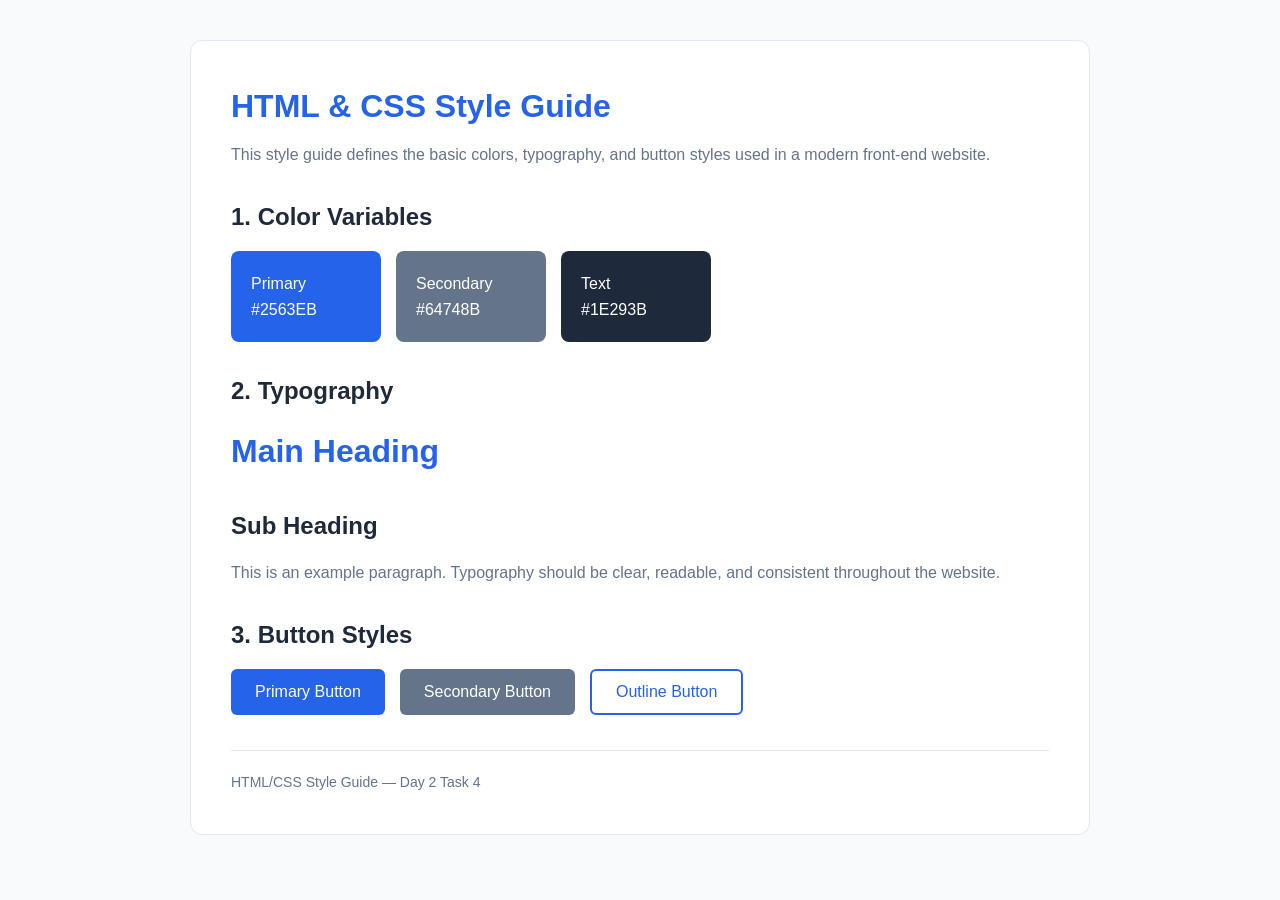
<file: Day 2 — Company & Market Understanding/index.html>
<!DOCTYPE html> 
<html lang="en"> 
<head> 
    <meta charset="UTF-8"> 
    <meta name="viewport" content="width=device-width, initial
scale=1.0"> 
    <title>HTML & CSS Style Guide</title> 
<!-- content css file with html --> 
 <link rel="stylesheet" href="style.css"> 
</head> 
 
<body> 
    <div class="style-guide"> 
        <h1>HTML & CSS Style Guide</h1> 
        <p> 
            This style guide defines the basic colors, 
            typography, and button styles used in a modern 
            front-end website. 
        </p> 
        <h2>1. Color Variables</h2> 
        <div class="colors"> 
            <div class="color-box primary"> 
                Primary<br>#2563EB 
            </div> 
 
            <div class="color-box secondary"> 
                Secondary<br>#64748B 
            </div> 
 
            <div class="color-box text-color"> 
                Text<br>#1E293B 
            </div> 
        </div> 
 
        <h2>2. Typography</h2> 
 
        <h1>Main Heading</h1> 
 
        <h2>Sub Heading</h2>
           <p> 
            This is an example paragraph. Typography should 
            be clear, readable, and consistent throughout 
            the website. 
        </p> 
        <h2>3. Button Styles</h2> 
        <div class="buttons"> 
            <button class="primary-btn"> 
                Primary Button 
            </button> 
            <button class="secondary-btn"> 
                Secondary Button 
            </button> 
            <button class="outline-btn"> 
                Outline Button 
            </button> 
        </div> 
 
        <footer> 
            HTML/CSS Style Guide — Day 2 Task 4 
        </footer> 
  </div> 
</body> 
</html>
</file>
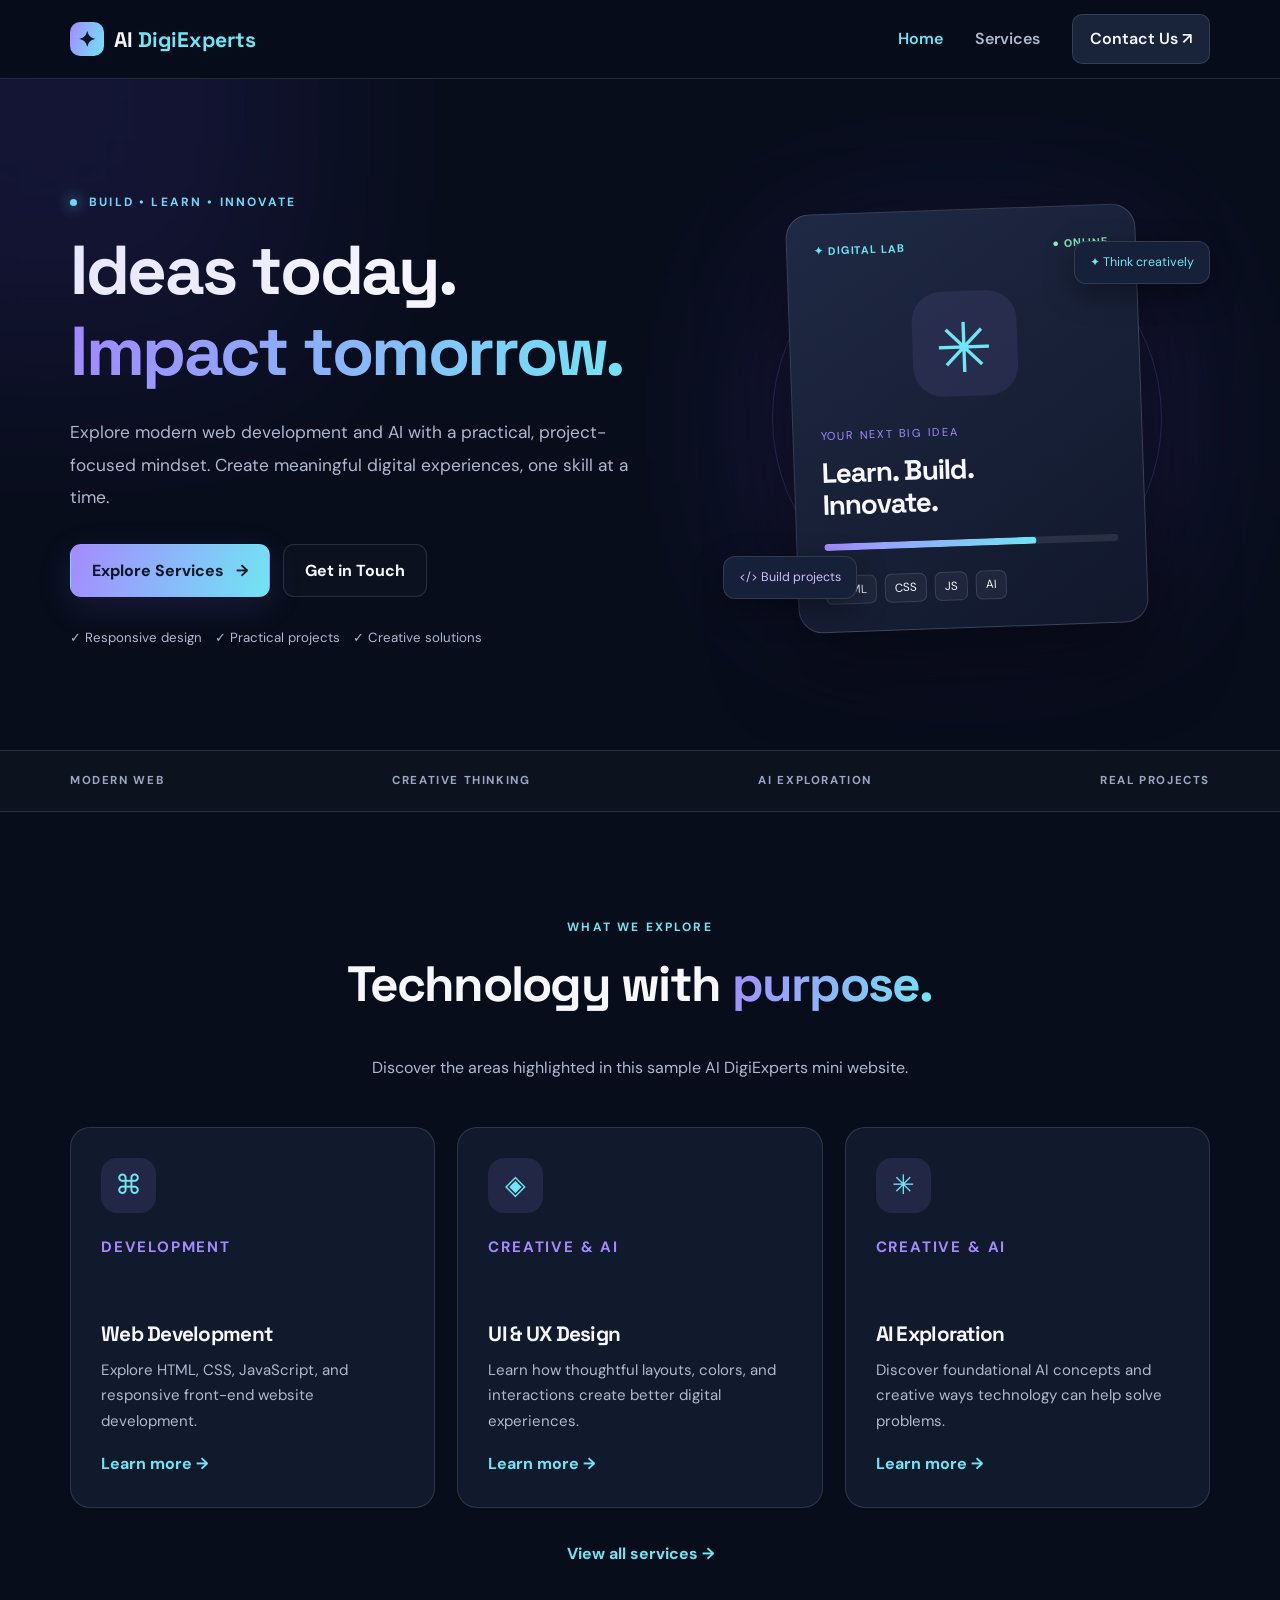
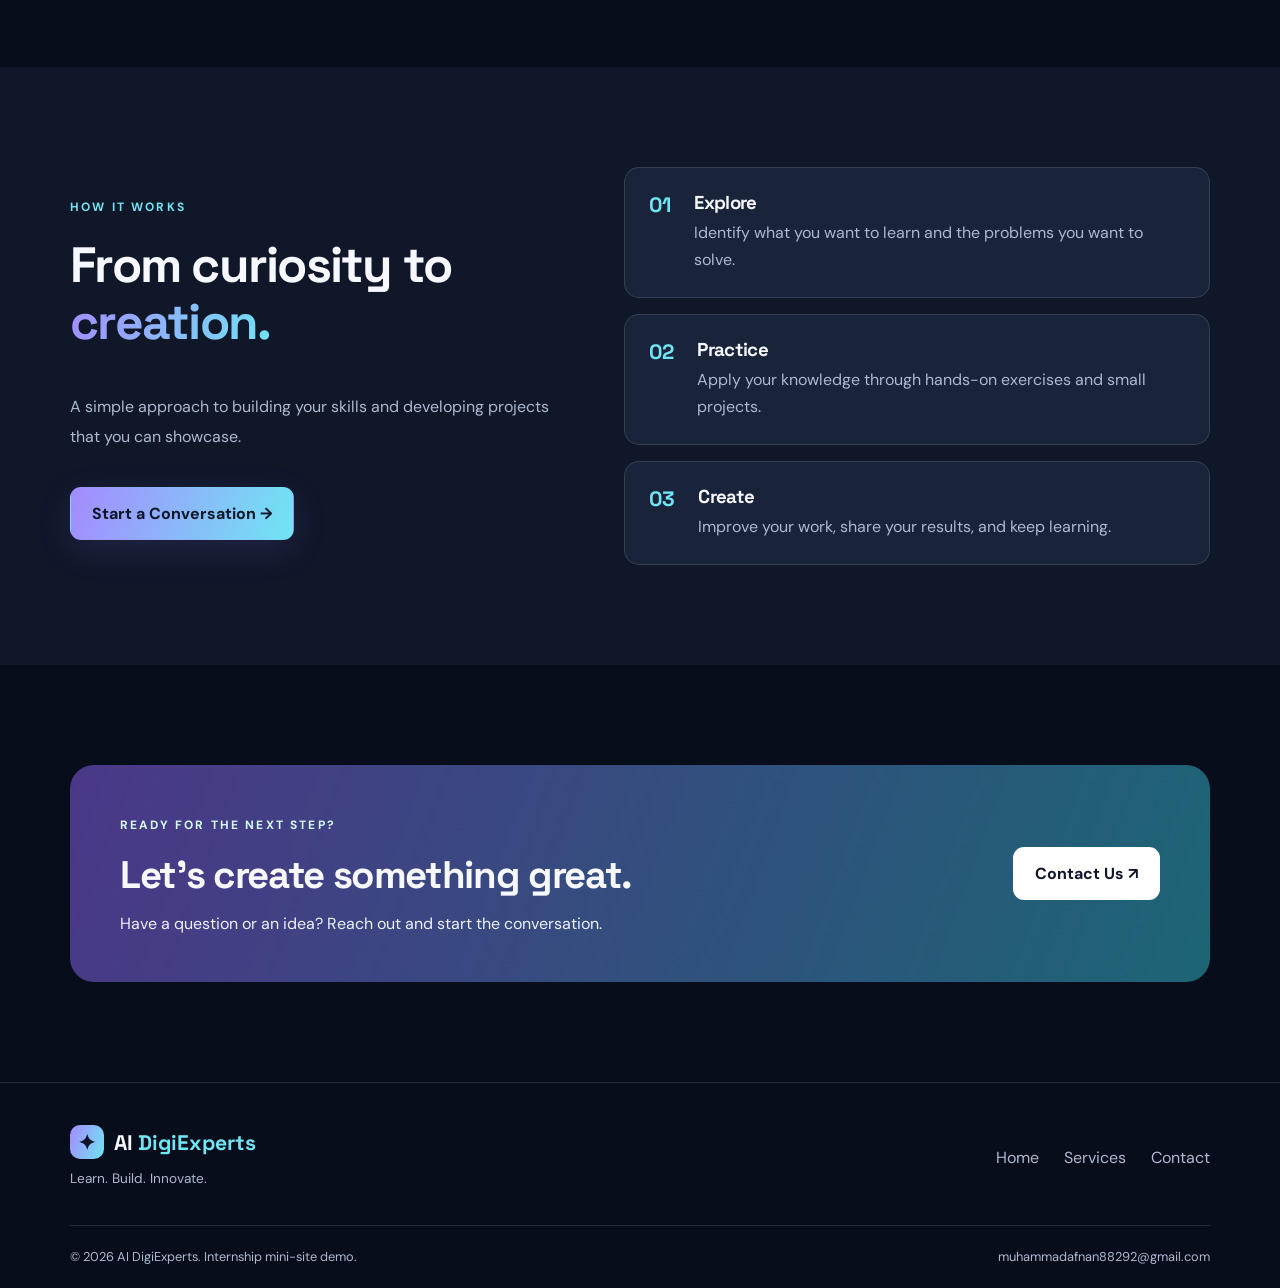
<file: Day 6 — Independent Project/index.html>
<!doctype html>
<html lang="en">
<head>
  <meta charset="UTF-8">
  <meta name="viewport" content="width=device-width,initial-scale=1">
  <meta name="description" content="AI DigiExperts mini website: explore practical web development and AI learning opportunities.">
  <title>Home | AI DigiExperts</title>
  <link rel="stylesheet" href="style.css">
  <script src="script.js" defer></script>
</head>
<body>
<a class="skip-link" href="#main">Skip to content</a>
<header class="site-header"><nav class="container nav" aria-label="Main navigation">
<a class="brand" href="index.html"><span class="brand-icon">✦</span> AI <span>DigiExperts</span></a>
<button class="menu-toggle" type="button" aria-controls="nav-list" aria-expanded="false" aria-label="Open menu"><span></span><span></span><span></span></button>
<ul class="nav-list" id="nav-list"><li><a aria-current="page" href="index.html">Home</a></li><li><a href="services.html">Services</a></li><li><a class="nav-button" href="contact.html">Contact Us ↗</a></li></ul>
</nav></header>
<main id="main">
<section class="hero home-hero"><div class="container hero-grid"><div class="reveal"><span class="eyebrow"><span class="dot"></span> BUILD • LEARN • INNOVATE</span><h1>Ideas today.<br><span class="gradient-text">Impact tomorrow.</span></h1><p class="lead">Explore modern web development and AI with a practical, project-focused mindset. Create meaningful digital experiences, one skill at a time.</p><div class="actions"><a class="btn btn-primary" href="services.html">Explore Services <span aria-hidden="true">→</span></a><a class="btn btn-outline" href="contact.html">Get in Touch</a></div><div class="hero-points"><span>✓ Responsive design</span><span>✓ Practical projects</span><span>✓ Creative solutions</span></div></div><div class="hero-art reveal" aria-label="Decorative illustration of technology and creative learning" role="img"><div class="art-orbit art-orbit-one"></div><div class="art-orbit art-orbit-two"></div><div class="art-panel"><div class="art-panel-top"><span>✦ DIGITAL LAB</span><span class="online">● ONLINE</span></div><div class="art-icon">✳</div><span class="art-kicker">YOUR NEXT BIG IDEA</span><h2>Learn. Build.<br>Innovate.</h2><div class="art-progress"><span></span></div><div class="tags"><span>HTML</span><span>CSS</span><span>JS</span><span>AI</span></div></div><div class="float-label float-one">✦ Think creatively</div><div class="float-label float-two">&lt;/&gt; Build projects</div></div></div></section>
<section class="ticker"><div class="container ticker-inner"><span>MODERN WEB</span><span>CREATIVE THINKING</span><span>AI EXPLORATION</span><span>REAL PROJECTS</span></div></section>
<section class="section"><div class="container"><div class="section-heading reveal"><span class="eyebrow">WHAT WE EXPLORE</span><h2>Technology with <span class="gradient-text">purpose.</span></h2><p>Discover the areas highlighted in this sample AI DigiExperts mini website.</p></div><div class="card-grid" id="featured-services" aria-live="polite"><p class="loading">Loading featured services…</p></div><div class="center-actions"><a href="services.html" class="text-link">View all services <span aria-hidden="true">→</span></a></div></div></section>
<section class="section alternate"><div class="container split"><div class="reveal"><span class="eyebrow">HOW IT WORKS</span><h2>From curiosity to <span class="gradient-text">creation.</span></h2><p class="lead smaller">A simple approach to building your skills and developing projects that you can showcase.</p><a class="btn btn-primary" href="contact.html">Start a Conversation →</a></div><div class="steps reveal"><div><span>01</span><div><h3>Explore</h3><p>Identify what you want to learn and the problems you want to solve.</p></div></div><div><span>02</span><div><h3>Practice</h3><p>Apply your knowledge through hands-on exercises and small projects.</p></div></div><div><span>03</span><div><h3>Create</h3><p>Improve your work, share your results, and keep learning.</p></div></div></div></div></section>
<section class="section"><div class="container banner reveal"><div><span class="eyebrow">READY FOR THE NEXT STEP?</span><h2>Let's create something great.</h2><p>Have a question or an idea? Reach out and start the conversation.</p></div><a href="contact.html" class="btn btn-white">Contact Us ↗</a></div></section>
</main>
<footer class="footer"><div class="container footer-top"><div><a class="brand" href="index.html"><span class="brand-icon">✦</span> AI <span>DigiExperts</span></a><p>Learn. Build. Innovate.</p></div><div class="footer-links"><a href="index.html">Home</a><a href="services.html">Services</a><a href="contact.html">Contact</a></div></div><div class="container footer-bottom"><span>© <span class="year"></span> AI DigiExperts. Internship mini-site demo.</span><a href="mailto:muhammadafnan88292@gmail.com">muhammadafnan88292@gmail.com</a></div></footer>
</body></html>
</file>
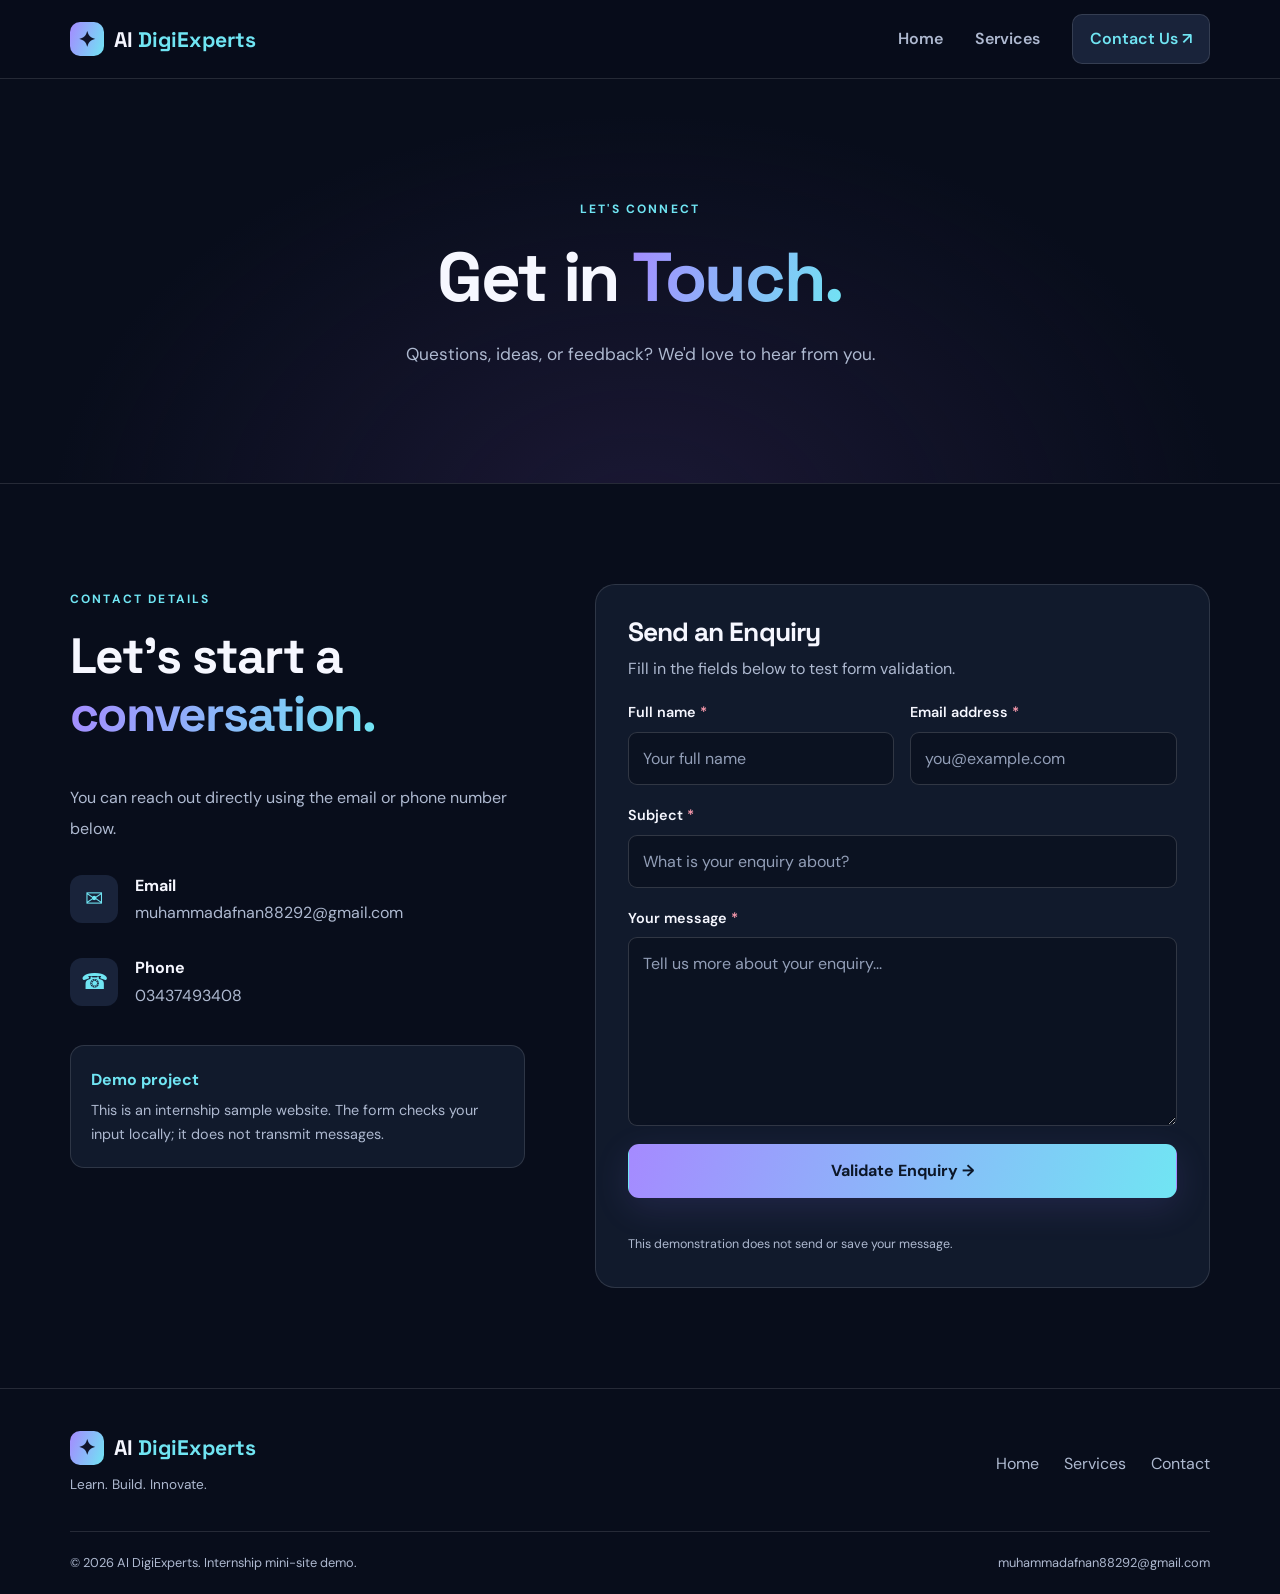
<file: Day 6 — Independent Project/contact.html>
<!doctype html>
<html lang="en"><head><meta charset="UTF-8"><meta name="viewport" content="width=device-width,initial-scale=1"><meta name="description" content="Contact the AI DigiExperts internship mini website by email or phone."><title>Contact | AI DigiExperts</title><link rel="stylesheet" href="style.css"><script src="script.js" defer></script></head>
<body><a class="skip-link" href="#main">Skip to content</a><header class="site-header"><nav class="container nav" aria-label="Main navigation"><a class="brand" href="index.html"><span class="brand-icon">✦</span> AI <span>DigiExperts</span></a><button class="menu-toggle" type="button" aria-controls="nav-list" aria-expanded="false" aria-label="Open menu"><span></span><span></span><span></span></button><ul class="nav-list" id="nav-list"><li><a href="index.html">Home</a></li><li><a href="services.html">Services</a></li><li><a class="nav-button" aria-current="page" href="contact.html">Contact Us ↗</a></li></ul></nav></header>
<main id="main"><section class="page-hero"><div class="container narrow reveal"><span class="eyebrow">LET'S CONNECT</span><h1>Get in <span class="gradient-text">Touch.</span></h1><p class="lead">Questions, ideas, or feedback? We'd love to hear from you.</p></div></section><section class="section contact-section"><div class="container contact-grid"><div class="reveal"><span class="eyebrow">CONTACT DETAILS</span><h2>Let's start a <span class="gradient-text">conversation.</span></h2><p class="lead smaller">You can reach out directly using the email or phone number below.</p><div class="contact-info"><div class="contact-info-icon" aria-hidden="true">✉</div><div><strong>Email</strong><a href="mailto:muhammadafnan88292@gmail.com">muhammadafnan88292@gmail.com</a></div></div><div class="contact-info"><div class="contact-info-icon" aria-hidden="true">☎</div><div><strong>Phone</strong><a href="tel:+923437493408">03437493408</a></div></div><div class="notice"><strong>Demo project</strong><p>This is an internship sample website. The form checks your input locally; it does not transmit messages.</p></div></div><form class="contact-form reveal" id="contact-form" novalidate><h3>Send an Enquiry</h3><p>Fill in the fields below to test form validation.</p><div class="form-row"><div class="field"><label for="name">Full name <span aria-hidden="true">*</span></label><input id="name" name="name" type="text" autocomplete="name" required minlength="2" placeholder="Your full name"></div><div class="field"><label for="email">Email address <span aria-hidden="true">*</span></label><input id="email" name="email" type="email" autocomplete="email" required placeholder="you@example.com"></div></div><div class="field"><label for="subject">Subject <span aria-hidden="true">*</span></label><input id="subject" name="subject" type="text" required minlength="3" placeholder="What is your enquiry about?"></div><div class="field"><label for="message">Your message <span aria-hidden="true">*</span></label><textarea id="message" name="message" rows="6" required minlength="10" placeholder="Tell us more about your enquiry..."></textarea></div><button class="btn btn-primary full-width" type="submit">Validate Enquiry →</button><p class="form-status" id="form-status" role="status" aria-live="polite"></p><p class="form-note">This demonstration does not send or save your message.</p></form></div></section></main>
<footer class="footer"><div class="container footer-top"><div><a class="brand" href="index.html"><span class="brand-icon">✦</span> AI <span>DigiExperts</span></a><p>Learn. Build. Innovate.</p></div><div class="footer-links"><a href="index.html">Home</a><a href="services.html">Services</a><a href="contact.html">Contact</a></div></div><div class="container footer-bottom"><span>© <span class="year"></span> AI DigiExperts. Internship mini-site demo.</span><a href="mailto:muhammadafnan88292@gmail.com">muhammadafnan88292@gmail.com</a></div></footer></body></html>
</file>
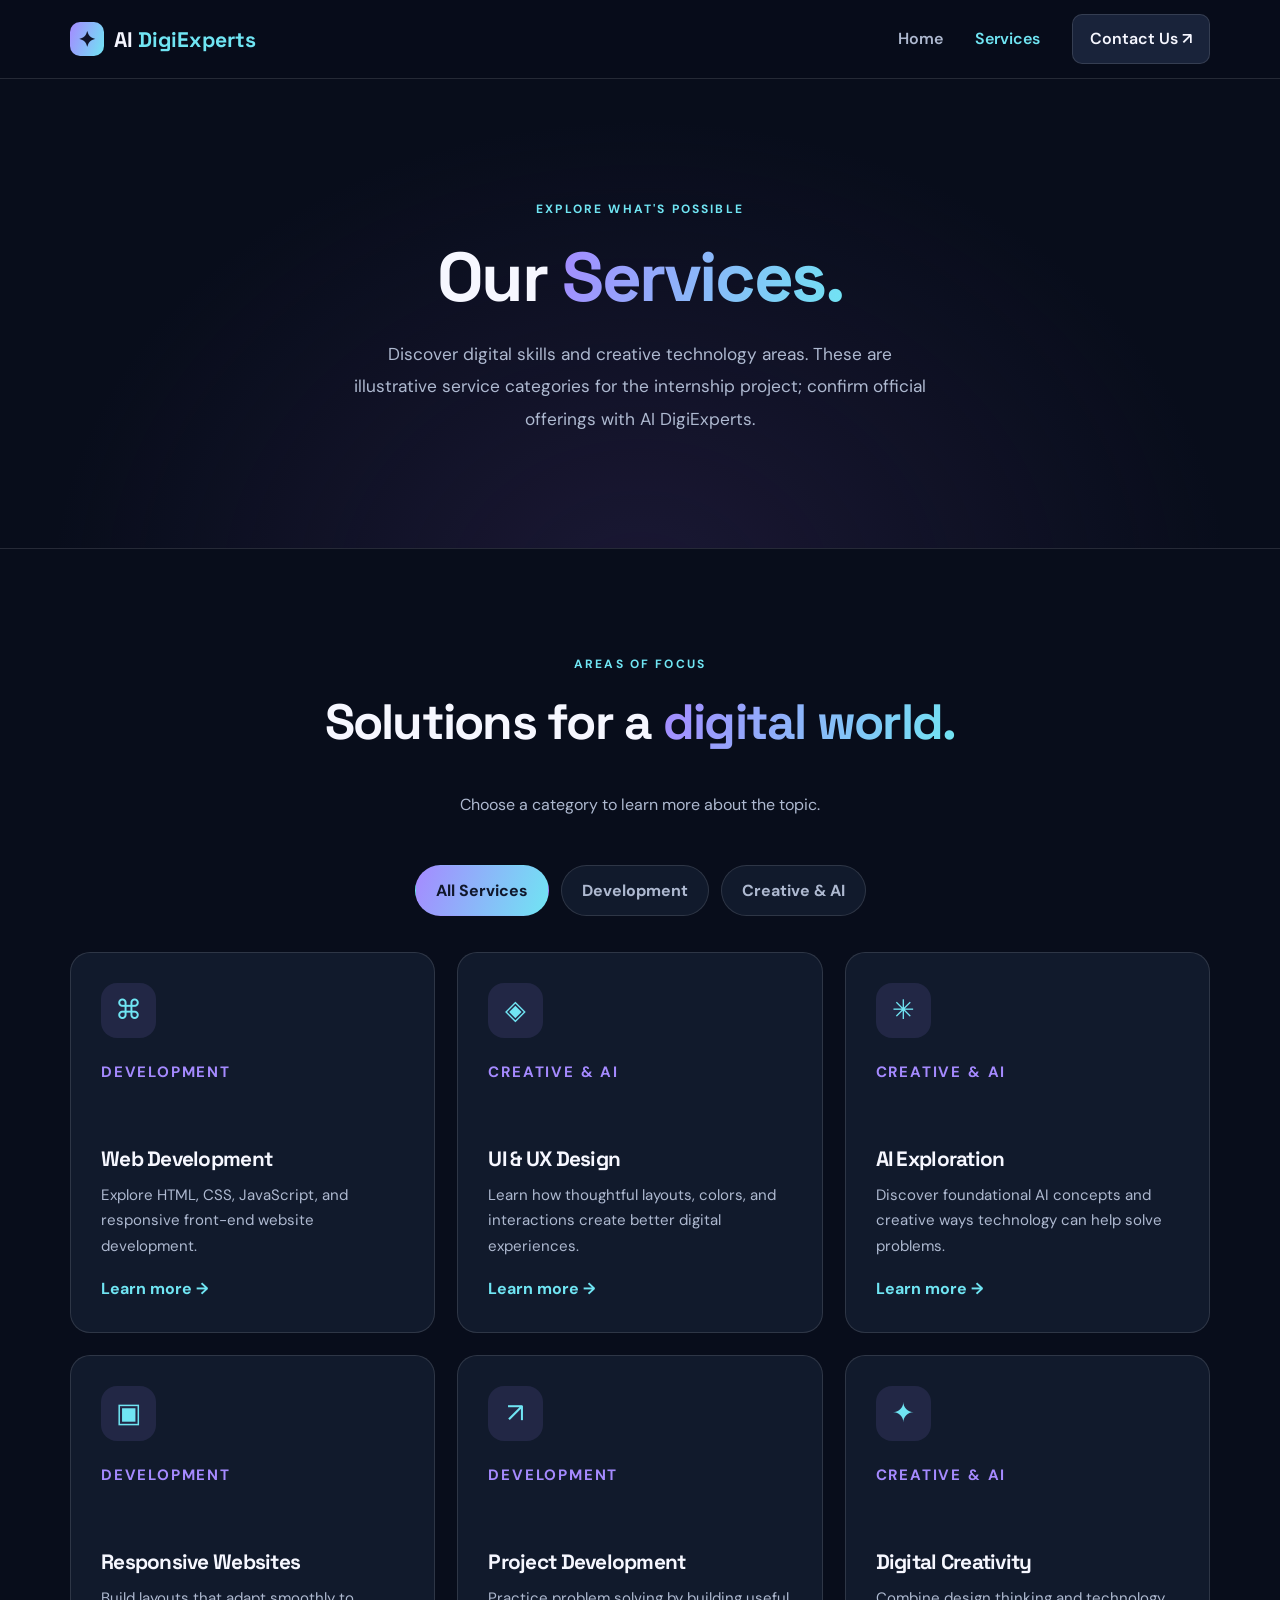
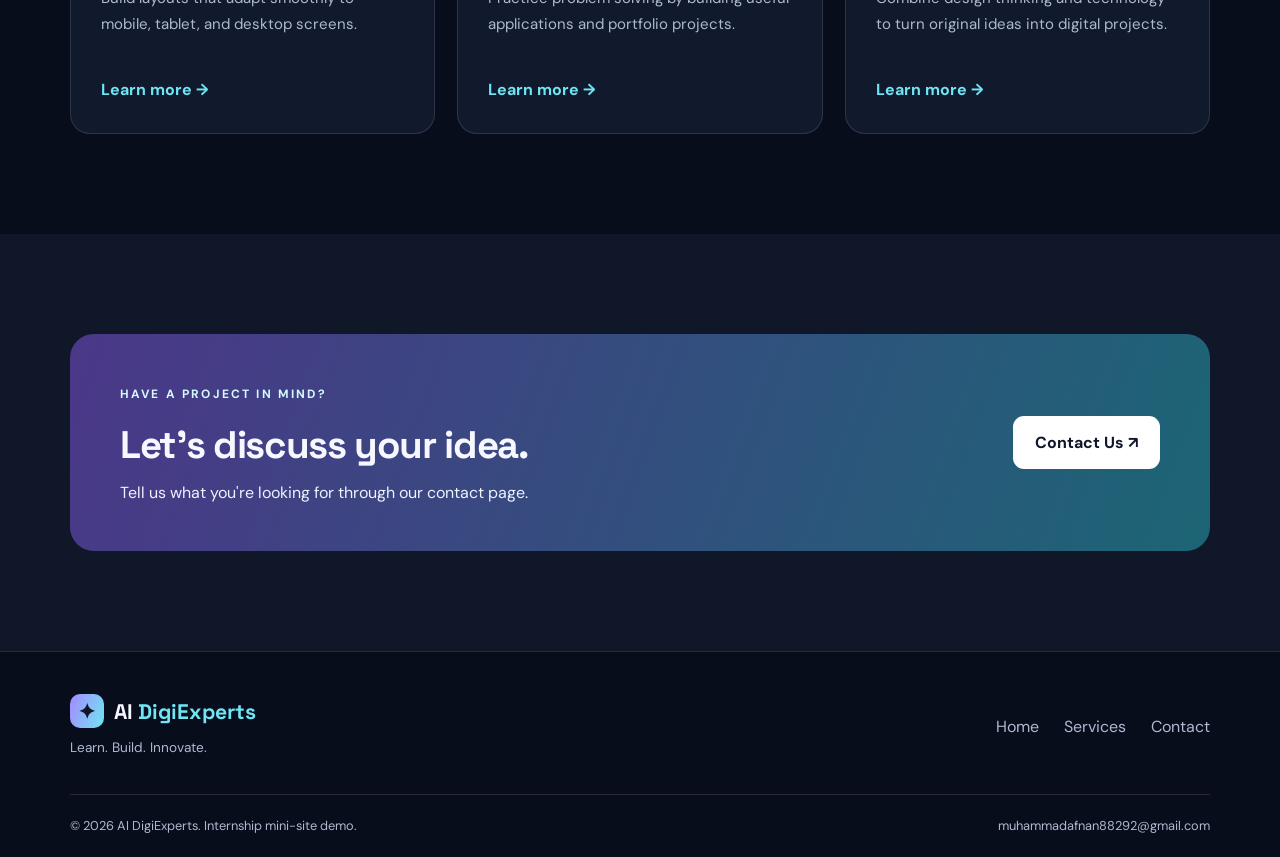
<file: Day 6 — Independent Project/services.html>
<!doctype html>
<html lang="en"><head><meta charset="UTF-8"><meta name="viewport" content="width=device-width,initial-scale=1"><meta name="description" content="Explore the web development, AI exploration, UI design and project services featured in the AI DigiExperts demo."><title>Services | AI DigiExperts</title><link rel="stylesheet" href="style.css"><script src="script.js" defer></script></head>
<body><a class="skip-link" href="#main">Skip to content</a><header class="site-header"><nav class="container nav" aria-label="Main navigation"><a class="brand" href="index.html"><span class="brand-icon">✦</span> AI <span>DigiExperts</span></a><button class="menu-toggle" type="button" aria-controls="nav-list" aria-expanded="false" aria-label="Open menu"><span></span><span></span><span></span></button><ul class="nav-list" id="nav-list"><li><a href="index.html">Home</a></li><li><a aria-current="page" href="services.html">Services</a></li><li><a class="nav-button" href="contact.html">Contact Us ↗</a></li></ul></nav></header>
<main id="main"><section class="page-hero"><div class="container narrow reveal"><span class="eyebrow">EXPLORE WHAT'S POSSIBLE</span><h1>Our <span class="gradient-text">Services.</span></h1><p class="lead">Discover digital skills and creative technology areas. These are illustrative service categories for the internship project; confirm official offerings with AI DigiExperts.</p></div></section><section class="section services-section"><div class="container"><div class="section-heading reveal"><span class="eyebrow">AREAS OF FOCUS</span><h2>Solutions for a <span class="gradient-text">digital world.</span></h2><p>Choose a category to learn more about the topic.</p></div><div class="filters" role="group" aria-label="Filter services"><button type="button" class="filter-btn active" data-filter="all" aria-pressed="true">All Services</button><button type="button" class="filter-btn" data-filter="development" aria-pressed="false">Development</button><button type="button" class="filter-btn" data-filter="creative" aria-pressed="false">Creative & AI</button></div><div class="card-grid services-grid" id="all-services" aria-live="polite"><p class="loading">Loading services…</p></div></div></section><section class="section alternate"><div class="container banner reveal"><div><span class="eyebrow">HAVE A PROJECT IN MIND?</span><h2>Let's discuss your idea.</h2><p>Tell us what you're looking for through our contact page.</p></div><a class="btn btn-white" href="contact.html">Contact Us ↗</a></div></section></main>
<footer class="footer"><div class="container footer-top"><div><a class="brand" href="index.html"><span class="brand-icon">✦</span> AI <span>DigiExperts</span></a><p>Learn. Build. Innovate.</p></div><div class="footer-links"><a href="index.html">Home</a><a href="services.html">Services</a><a href="contact.html">Contact</a></div></div><div class="container footer-bottom"><span>© <span class="year"></span> AI DigiExperts. Internship mini-site demo.</span><a href="mailto:muhammadafnan88292@gmail.com">muhammadafnan88292@gmail.com</a></div></footer></body></html>
</file>
<file: Day 2 — Company & Market Understanding/style.css>
/* Color Variables */ 
        :root { 
            --primary-color: #2563eb; 
            --secondary-color: #64748b; 
            --background-color: #f8fafc; 
            --text-color: #1e293b; 
            --white-color: #ffffff; 
            --border-color: #e2e8f0; 
        } 
 
        /* General Styles */ 
        * { 
            box-sizing: border-box; 
            margin: 0; 
            padding: 0; 
        } 
 
        body { 
            font-family: Arial, sans-serif; 
            background-color: var(--background-color); 
            color: var(--text-color); 
            line-height: 1.6; 
            padding: 40px 20px; 
        } 
 
        .style-guide { 
            max-width: 900px; 
            margin: auto; 
            background-color: var(--white-color); 
            padding: 40px; 
            border-radius: 12px; 
            border: 1px solid var(--border-color); 
        }
             /* Typography */ 
        h1 { 
            font-size: 32px; 
            color: var(--primary-color); 
            margin-bottom: 10px; 
        } 
 
        h2 { 
            font-size: 24px; 
            margin-top: 30px; 
            margin-bottom: 15px; 
        } 
 
        p { 
            font-size: 16px; 
            color: var(--secondary-color); 
            margin-bottom: 15px; 
        } 
 
        /* Colors */ 
        .colors { 
            display: flex; 
            gap: 15px; 
            flex-wrap: wrap; 
        } 
 
        .color-box { 
            padding: 20px; 
            border-radius: 8px; 
            color: white; 
            min-width: 150px; 
        } 
 
        .primary { 
            background-color: var(--primary-color); 
        } 
 
        .secondary { 
            background-color: var(--secondary-color); 
        } 
 
        .text-color { 
                  background-color: var(--text-color); 
        } 
 
        /* Buttons */ 
        .buttons { 
            display: flex; 
            gap: 15px; 
            flex-wrap: wrap; 
        } 
 
        button { 
            border: none; 
            padding: 12px 24px; 
            border-radius: 6px; 
            font-size: 16px; 
            cursor: pointer; 
        } 
 
        .primary-btn { 
            background-color: var(--primary-color); 
            color: white; 
        } 
 
        .secondary-btn { 
            background-color: var(--secondary-color); 
            color: white; 
        } 
 
        .outline-btn { 
            background-color: white; 
            color: var(--primary-color); 
            border: 2px solid var(--primary-color); 
        } 
 
        footer { 
            margin-top: 35px; 
            padding-top: 20px; 
            border-top: 1px solid var(--border-color); 
            color: var(--secondary-color); 
            font-size: 14px; 
        }
</file>
<file: Day 6 — Independent Project/style.css>
@import url('https://fonts.googleapis.com/css2?family=DM+Sans:wght@400;500;600;700&family=Space+Grotesk:wght@500;600;700&display=swap');
:root{--bg:#080d1b;--surface:#111a2c;--surface2:#19233a;--text:#f6f7ff;--muted:#aeb9d0;--purple:#a58aff;--cyan:#70e5f3;--border:rgba(255,255,255,.12);--gradient:linear-gradient(110deg,#a58aff,#70e5f3);--radius:20px;--ease:.25s ease}
*{box-sizing:border-box}html{scroll-behavior:smooth;scroll-padding-top:90px}body{margin:0;background:var(--bg);color:var(--text);font:400 16px/1.7 'DM Sans',sans-serif;overflow-x:hidden}h1,h2,h3,p{margin-top:0}h1,h2,h3{font-family:'Space Grotesk',sans-serif;line-height:1.16;letter-spacing:-.035em}p{color:var(--muted)}a{color:inherit;text-decoration:none}button,input,textarea{font:inherit}button{cursor:pointer;color:inherit}ul{padding:0;margin:0;list-style:none}.container{width:min(1140px,calc(100% - 44px));margin-inline:auto}.skip-link{position:absolute;top:-100px;left:16px;z-index:1000;background:white;color:#10172b;padding:10px 18px;border-radius:8px}.skip-link:focus{top:12px}.site-header{position:sticky;top:0;z-index:100;background:rgba(8,13,27,.91);backdrop-filter:blur(16px);border-bottom:1px solid var(--border)}.nav{min-height:78px;display:flex;align-items:center;justify-content:space-between;gap:20px}.brand{font:700 1.32rem 'Space Grotesk',sans-serif;white-space:nowrap}.brand span:last-child{color:var(--cyan)}.brand-icon{display:inline-grid;place-items:center;width:34px;height:34px;border-radius:10px;background:var(--gradient);color:#10152a;margin-right:5px}.nav-list{display:flex;align-items:center;gap:32px}.nav-list a{font-weight:600;color:var(--muted);transition:color var(--ease)}.nav-list a:hover,.nav-list a[aria-current=page]{color:var(--cyan)}.nav-list .nav-button{display:inline-block;padding:10px 17px;background:var(--surface2);border:1px solid var(--border);border-radius:10px;color:var(--text)}.nav-list .nav-button:hover{background:#303050}.menu-toggle{display:none}.hero{padding:108px 0 100px;position:relative;overflow:hidden}.hero:before{content:'';position:absolute;top:-220px;left:-200px;width:500px;height:500px;background:#7456ff;opacity:.11;filter:blur(100px);pointer-events:none}.hero-grid{display:grid;grid-template-columns:1.1fr .9fr;gap:58px;align-items:center}.eyebrow{display:inline-block;font-size:.75rem;font-weight:700;letter-spacing:.18em;color:var(--cyan);margin-bottom:18px}.dot{display:inline-block;width:7px;height:7px;border-radius:50%;background:var(--cyan);margin-right:7px;box-shadow:0 0 14px var(--cyan)}h1{font-size:clamp(3rem,5.4vw,5.3rem);margin-bottom:25px}.gradient-text{background:var(--gradient);background-clip:text;-webkit-background-clip:text;color:transparent}.lead{font-size:1.08rem;max-width:590px;line-height:1.9}.lead.smaller{font-size:1rem}.actions{display:flex;flex-wrap:wrap;gap:13px;margin:30px 0}.btn{display:inline-flex;align-items:center;justify-content:center;gap:12px;min-height:49px;padding:12px 21px;border:1px solid transparent;border-radius:11px;font-weight:700;transition:transform var(--ease),background var(--ease),box-shadow var(--ease)}.btn:hover{transform:translateY(-3px)}.btn-primary{background:var(--gradient);color:#0c1728;box-shadow:0 10px 35px #8d77ff22}.btn-primary:hover{box-shadow:0 13px 40px #8d77ff55}.btn-outline{border-color:var(--border);background:#ffffff05}.btn-outline:hover{border-color:var(--purple)}.btn-white{background:white;color:#10172a;flex-shrink:0}.hero-points{display:flex;flex-wrap:wrap;gap:13px;color:var(--muted);font-size:.83rem}.hero-points span{white-space:nowrap}.hero-art{position:relative;min-height:445px;display:grid;place-items:center;isolation:isolate}.hero-art:before{content:'';position:absolute;inset:15%;background:#7555ff;opacity:.25;filter:blur(90px);z-index:-1}.art-orbit{position:absolute;border:1px solid #a58aff33;border-radius:50%;aspect-ratio:1}.art-orbit-one{width:390px;animation:spin 35s linear infinite}.art-orbit-two{width:335px;border-color:#70e5f333;animation:spin 28s linear infinite reverse}.art-panel{position:relative;width:min(350px,85%);padding:27px;background:linear-gradient(145deg,#202944,#11182c);border:1px solid #ffffff25;border-radius:24px;box-shadow:0 30px 80px #0008;transform:rotate(-2deg);animation:float 6s ease-in-out infinite}.art-panel-top{display:flex;justify-content:space-between;gap:12px;color:var(--cyan);font-size:.68rem;font-weight:700;letter-spacing:.08em}.online{color:#89edbf}.art-icon{display:grid;place-items:center;width:105px;height:105px;margin:36px auto 20px;border-radius:30px;background:#a58aff18;color:var(--cyan);font-size:4.3rem}.art-kicker{color:var(--purple);font-size:.7rem;letter-spacing:.16em}.art-panel h2{font-size:1.75rem;margin:8px 0 22px}.art-progress{height:7px;background:#ffffff18;border-radius:99px;overflow:hidden}.art-progress span{display:block;width:72%;height:100%;background:var(--gradient);border-radius:inherit}.tags{display:flex;gap:8px;margin-top:25px}.tags span{font-size:.73rem;padding:4px 9px;border-radius:7px;background:#ffffff0c;border:1px solid var(--border)}.float-label{position:absolute;background:#172039;border:1px solid var(--border);border-radius:12px;padding:10px 15px;box-shadow:0 10px 30px #0006;font-size:.78rem;animation:float 5s ease-in-out infinite}.float-one{top:45px;right:0;color:var(--cyan)}.float-two{bottom:42px;left:0;color:#cfbeff;animation-delay:-2s}.ticker{padding:20px 0;background:#ffffff05;border-block:1px solid var(--border)}.ticker-inner{display:flex;justify-content:space-between;gap:16px;flex-wrap:wrap}.ticker span{font-size:.72rem;letter-spacing:.14em;color:#9aa8c4;font-weight:700}.section{padding:100px 0}.section-heading{text-align:center;max-width:710px;margin:0 auto 46px}.section-heading h2,.split h2,.contact-grid h2{font-size:clamp(2.1rem,4vw,3.1rem)}.section-heading p{margin-top:18px}.card-grid{display:grid;grid-template-columns:repeat(3,minmax(0,1fr));gap:22px}.service-card{background:var(--surface);border:1px solid var(--border);border-radius:var(--radius);padding:30px;transition:transform var(--ease),border-color var(--ease),box-shadow var(--ease)}.service-card:hover{transform:translateY(-7px);border-color:#a58aff88;box-shadow:0 20px 50px #0004}.service-icon{display:grid;place-items:center;width:55px;height:55px;border-radius:16px;background:#a58aff1e;color:var(--cyan);font-size:1.7rem;margin-bottom:22px}.service-card h3{font-size:1.3rem;margin-bottom:12px}.service-card p{font-size:.94rem;min-height:75px}.service-category{font-size:.7rem;font-weight:700;letter-spacing:.12em;color:var(--purple);margin-bottom:12px}.text-link{color:var(--cyan);font-weight:700}.text-link:hover{text-decoration:underline}.center-actions{text-align:center;margin-top:32px}.alternate{background:#101729}.split{display:grid;grid-template-columns:.9fr 1.1fr;gap:75px;align-items:center}.split .btn{margin-top:18px}.steps{display:grid;gap:16px}.steps>div{display:flex;gap:23px;padding:24px;background:var(--surface2);border:1px solid var(--border);border-radius:15px}.steps>div>span{font:700 1.3rem 'Space Grotesk',sans-serif;color:var(--cyan)}.steps h3{margin-bottom:5px}.steps p{margin:0}.banner{display:flex;align-items:center;justify-content:space-between;gap:30px;padding:45px 50px;border-radius:24px;background:linear-gradient(110deg,#4b3788,#1c6575)}.banner h2{font-size:clamp(1.9rem,3vw,2.6rem);margin-bottom:12px}.banner p{color:#edf2ff;margin-bottom:0}.banner .eyebrow{color:#d6faff}.page-hero{padding:115px 0 95px;text-align:center;background:radial-gradient(ellipse at 50% 110%,#37285a66,transparent 65%);border-bottom:1px solid var(--border)}.narrow{max-width:800px}.page-hero h1{margin-bottom:20px}.page-hero .lead{margin-inline:auto}.filters{display:flex;justify-content:center;gap:12px;flex-wrap:wrap;margin-bottom:36px}.filter-btn{padding:11px 20px;border:1px solid var(--border);border-radius:99px;background:var(--surface);color:var(--muted);font-weight:700;transition:background var(--ease),color var(--ease)}.filter-btn:hover,.filter-btn.active{background:var(--gradient);color:#10172b;border-color:transparent}.contact-grid{display:grid;grid-template-columns:.85fr 1.15fr;gap:70px;align-items:start}.contact-info{display:flex;align-items:center;gap:17px;margin-top:28px}.contact-info-icon{display:grid;place-items:center;flex:0 0 48px;height:48px;border-radius:12px;background:var(--surface2);color:var(--cyan);font-size:1.4rem}.contact-info strong,.contact-info a{display:block}.contact-info a{color:var(--muted);overflow-wrap:anywhere}.contact-info a:hover{color:var(--cyan)}.notice{margin-top:36px;padding:20px;border:1px solid var(--border);border-radius:14px;background:var(--surface)}.notice strong{color:var(--cyan)}.notice p{margin:5px 0 0;font-size:.9rem}.contact-form{padding:32px;background:var(--surface);border:1px solid var(--border);border-radius:var(--radius);display:grid;gap:18px}.contact-form h3{font-size:1.65rem;margin-bottom:-10px}.contact-form>p{margin:0}.form-row{display:grid;grid-template-columns:1fr 1fr;gap:16px}.field{display:grid;gap:7px}.field label{font-weight:600;font-size:.9rem}.field label span{color:#ff9db1}.field input,.field textarea{width:100%;background:#0b1221;border:1px solid #ffffff28;color:var(--text);border-radius:9px;padding:12px 14px;outline:none;transition:border-color var(--ease),box-shadow var(--ease)}.field input:focus,.field textarea:focus{border-color:var(--purple);box-shadow:0 0 0 3px #a58aff24}.field input::placeholder,.field textarea::placeholder{color:#929eb7}.field [aria-invalid=true]{border-color:#ff9db1}.field textarea{resize:vertical}.full-width{width:100%}.form-status{font-weight:600;font-size:.9rem}.form-status.error{color:#ffacbc}.form-status.success{color:#8af0c2}.form-note{font-size:.78rem}.footer{border-top:1px solid var(--border);padding-top:42px}.footer-top,.footer-bottom{display:flex;align-items:center;justify-content:space-between;gap:20px}.footer-top{padding-bottom:35px}.footer-top p{margin:8px 0 0;font-size:.85rem}.footer-links{display:flex;gap:25px;flex-wrap:wrap;color:var(--muted)}.footer-links a:hover,.footer-bottom a:hover{color:var(--cyan)}.footer-bottom{padding:20px 0;border-top:1px solid var(--border);font-size:.8rem;color:var(--muted);flex-wrap:wrap}.reveal{opacity:0;transform:translateY(20px);transition:opacity .65s ease,transform .65s ease}.reveal.visible{opacity:1;transform:none}.loading{grid-column:1/-1;text-align:center;padding:25px}.empty-state{grid-column:1/-1;text-align:center}a:focus-visible,button:focus-visible,input:focus-visible,textarea:focus-visible{outline:3px solid var(--cyan);outline-offset:3px}@keyframes spin{to{rotate:360deg}}@keyframes float{0%,100%{translate:0 0}50%{translate:0 -12px}}@media(max-width:960px){.hero-grid{gap:20px}.hero-art{min-height:390px}.art-orbit-one{width:320px}.art-orbit-two{width:275px}.card-grid{grid-template-columns:repeat(2,minmax(0,1fr))}.split,.contact-grid{gap:35px}.nav-list{gap:18px}}@media(max-width:700px){.container{width:min(100% - 30px,540px)}.nav{min-height:70px}.menu-toggle{display:flex;width:43px;height:43px;flex-direction:column;align-items:center;justify-content:center;gap:5px;border:1px solid var(--border);border-radius:9px;background:var(--surface)}.menu-toggle span{width:19px;height:2px;background:var(--text);transition:transform var(--ease),opacity var(--ease)}.menu-toggle[aria-expanded=true] span:first-child{transform:translateY(7px) rotate(45deg)}.menu-toggle[aria-expanded=true] span:nth-child(2){opacity:0}.menu-toggle[aria-expanded=true] span:last-child{transform:translateY(-7px) rotate(-45deg)}.nav-list{position:absolute;top:69px;left:0;right:0;display:none;flex-direction:column;align-items:stretch;gap:0;padding:12px 18px 22px;background:#0d1527;border-bottom:1px solid var(--border)}.nav-list.open{display:flex}.nav-list li a{display:block;padding:12px}.nav-list .nav-button{margin-top:8px}.hero{padding:75px 0}.hero-grid,.split,.contact-grid{grid-template-columns:1fr}.hero-art{min-height:390px}.hero h1{font-size:clamp(2.7rem,11vw,4.4rem)}.float-one{right:0}.float-two{left:0}.ticker-inner{justify-content:center;text-align:center}.ticker span{flex-basis:45%}.section{padding:72px 0}.card-grid{grid-template-columns:1fr}.service-card p{min-height:0}.banner{padding:32px;flex-direction:column;align-items:flex-start}.page-hero{padding:80px 0 70px}.form-row{grid-template-columns:1fr}.contact-form{padding:24px}.footer-top,.footer-bottom{align-items:flex-start;flex-direction:column}.footer-links{gap:15px}}@media(hover:none){.service-card:hover,.btn:hover{transform:none}}@media(prefers-reduced-motion:reduce){*,*::before,*::after{animation-duration:.01ms!important;animation-iteration-count:1!important;scroll-behavior:auto!important;transition-duration:.01ms!important}.reveal{opacity:1;transform:none}}
</file>
